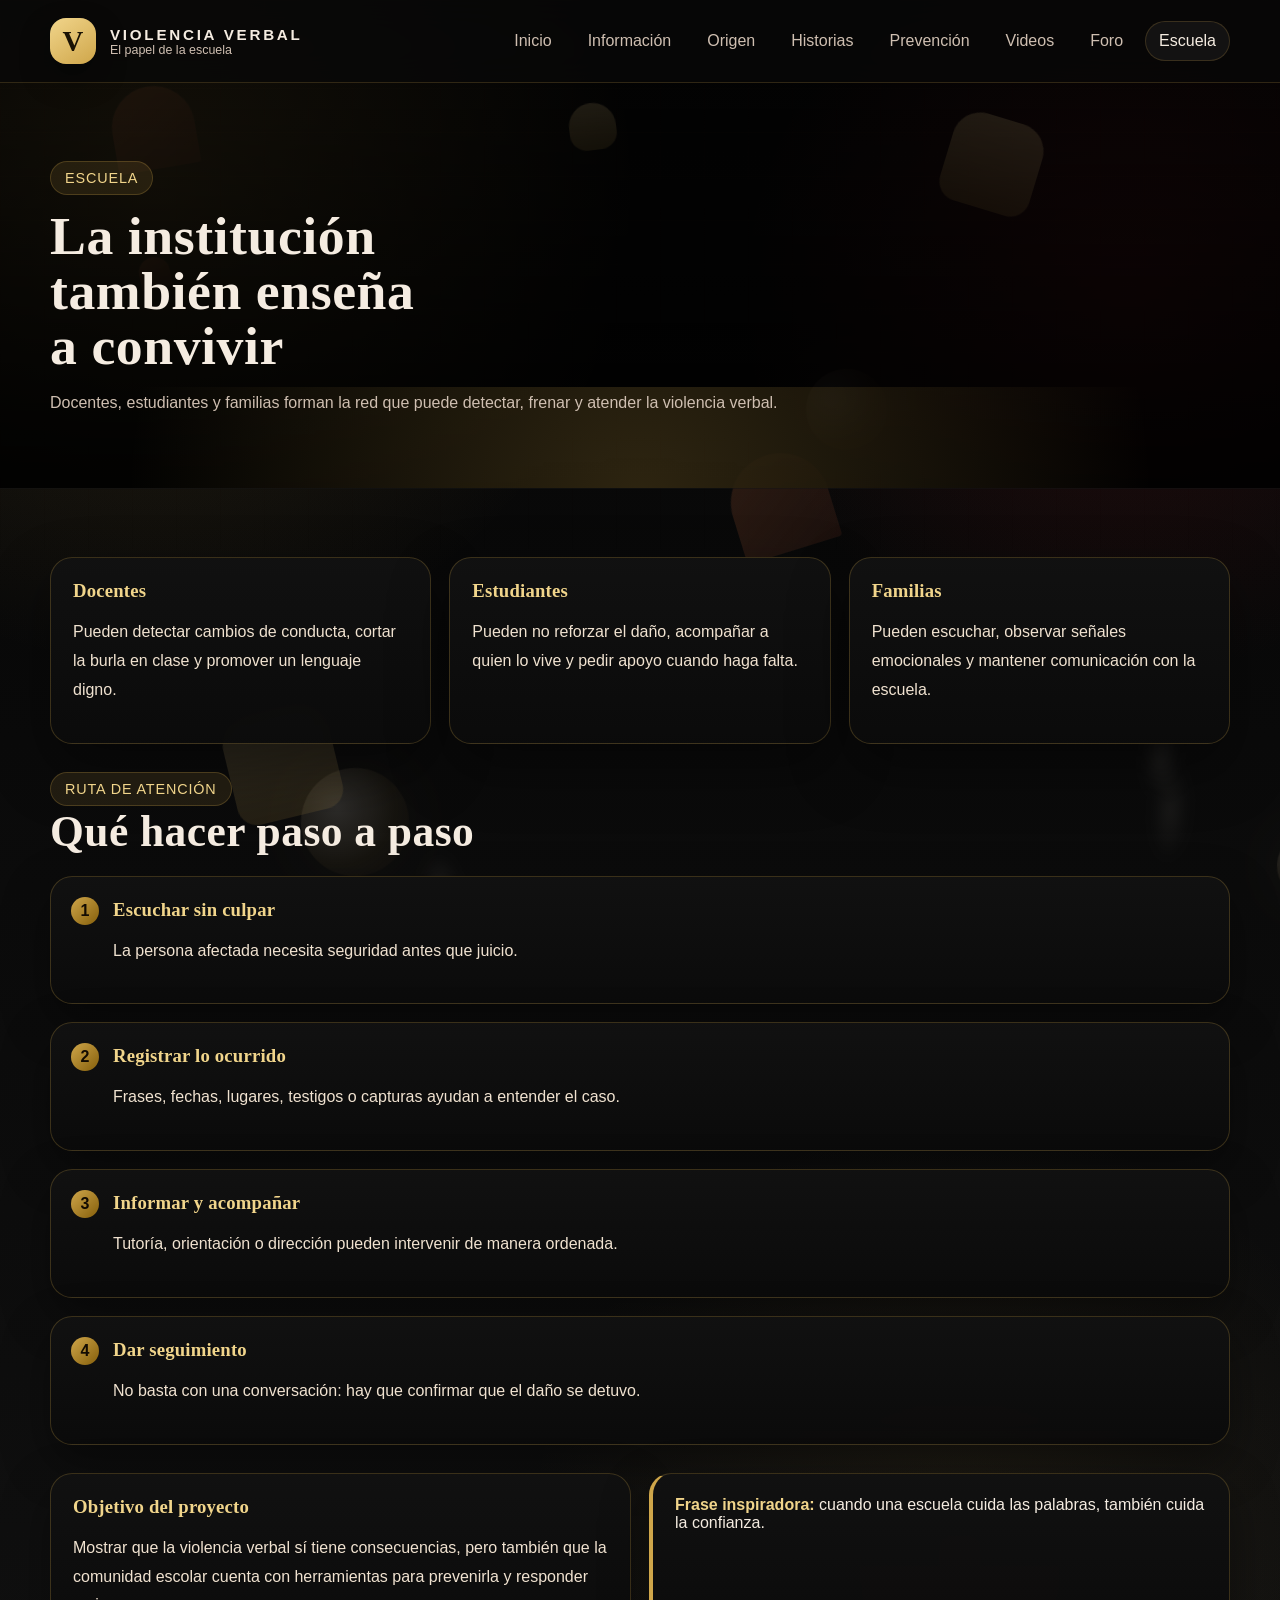
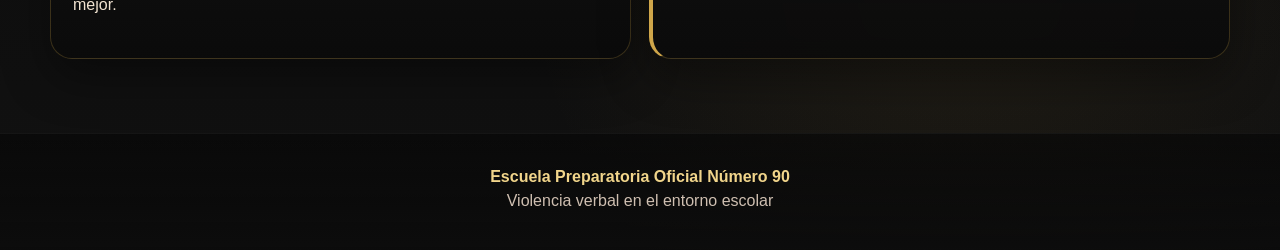
<file: escuela.html>
<!DOCTYPE html>
<html lang="es">
<head>
<meta charset="UTF-8">
<meta name="viewport" content="width=device-width, initial-scale=1.0">
<title>Escuela | Violencia verbal</title>
<link rel="stylesheet" href="estilos-dinamicos.css">
</head>
<body>
<header class="site-header">
  <div class="container header-inner">
    <a class="brand" href="index.html"><span class="brand-mark">V</span><span class="brand-text"><strong>Violencia verbal</strong><small>El papel de la escuela</small></span></a>
    <button class="nav-toggle" type="button" aria-expanded="false" aria-controls="primary-nav">Menú</button>
    <nav id="primary-nav" class="site-nav">
      <a href="index.html">Inicio</a>
      <a href="informacion.html">Información</a>
      <a href="origen.html">Origen</a>
      <a href="historias.html">Historias</a>
      <a href="prevencion.html">Prevención</a>
      <a href="videos.html">Videos</a>
      <a href="foro.html">Foro</a>
      <a class="active" href="escuela.html">Escuela</a>
    </nav>
  </div>
</header>

<section class="page-hero" style="--hero-image:url('https://images.unsplash.com/photo-1588072432836-e10032774350?auto=format&fit=crop&w=1800&q=80');">
  <div class="container">
    <span class="eyebrow">Escuela</span>
    <h1>La institución también enseña a convivir</h1>
    <p>Docentes, estudiantes y familias forman la red que puede detectar, frenar y atender la violencia verbal.</p>
  </div>
</section>

<main class="main">
  <section class="section">
    <div class="grid cards">
      <article class="card"><h3>Docentes</h3><p>Pueden detectar cambios de conducta, cortar la burla en clase y promover un lenguaje digno.</p></article>
      <article class="card"><h3>Estudiantes</h3><p>Pueden no reforzar el daño, acompañar a quien lo vive y pedir apoyo cuando haga falta.</p></article>
      <article class="card"><h3>Familias</h3><p>Pueden escuchar, observar señales emocionales y mantener comunicación con la escuela.</p></article>
    </div>
  </section>

  <section class="section">
    <div class="section-head">
      <div>
        <span class="pill">Ruta de atención</span>
        <h2>Qué hacer paso a paso</h2>
      </div>
    </div>
    <div class="timeline">
      <article class="timeline-item" data-step="1"><h3>Escuchar sin culpar</h3><p>La persona afectada necesita seguridad antes que juicio.</p></article>
      <article class="timeline-item" data-step="2"><h3>Registrar lo ocurrido</h3><p>Frases, fechas, lugares, testigos o capturas ayudan a entender el caso.</p></article>
      <article class="timeline-item" data-step="3"><h3>Informar y acompañar</h3><p>Tutoría, orientación o dirección pueden intervenir de manera ordenada.</p></article>
      <article class="timeline-item" data-step="4"><h3>Dar seguimiento</h3><p>No basta con una conversación: hay que confirmar que el daño se detuvo.</p></article>
    </div>
  </section>

  <section class="section">
    <div class="grid two">
      <article class="section-card">
        <h3>Objetivo del proyecto</h3>
        <p>
          Mostrar que la violencia verbal sí tiene consecuencias, pero también que la comunidad escolar cuenta con
          herramientas para prevenirla y responder mejor.
        </p>
      </article>
      <article class="quote">
        <strong>Frase inspiradora:</strong> cuando una escuela cuida las palabras, también cuida la confianza.
      </article>
    </div>
  </section>
</main>

<footer>
  <p><strong>Escuela Preparatoria Oficial Número 90</strong></p>
  <p>Violencia verbal en el entorno escolar</p>
</footer>
<script src="dinamismo.js"></script>
</body>
</html>
</file>
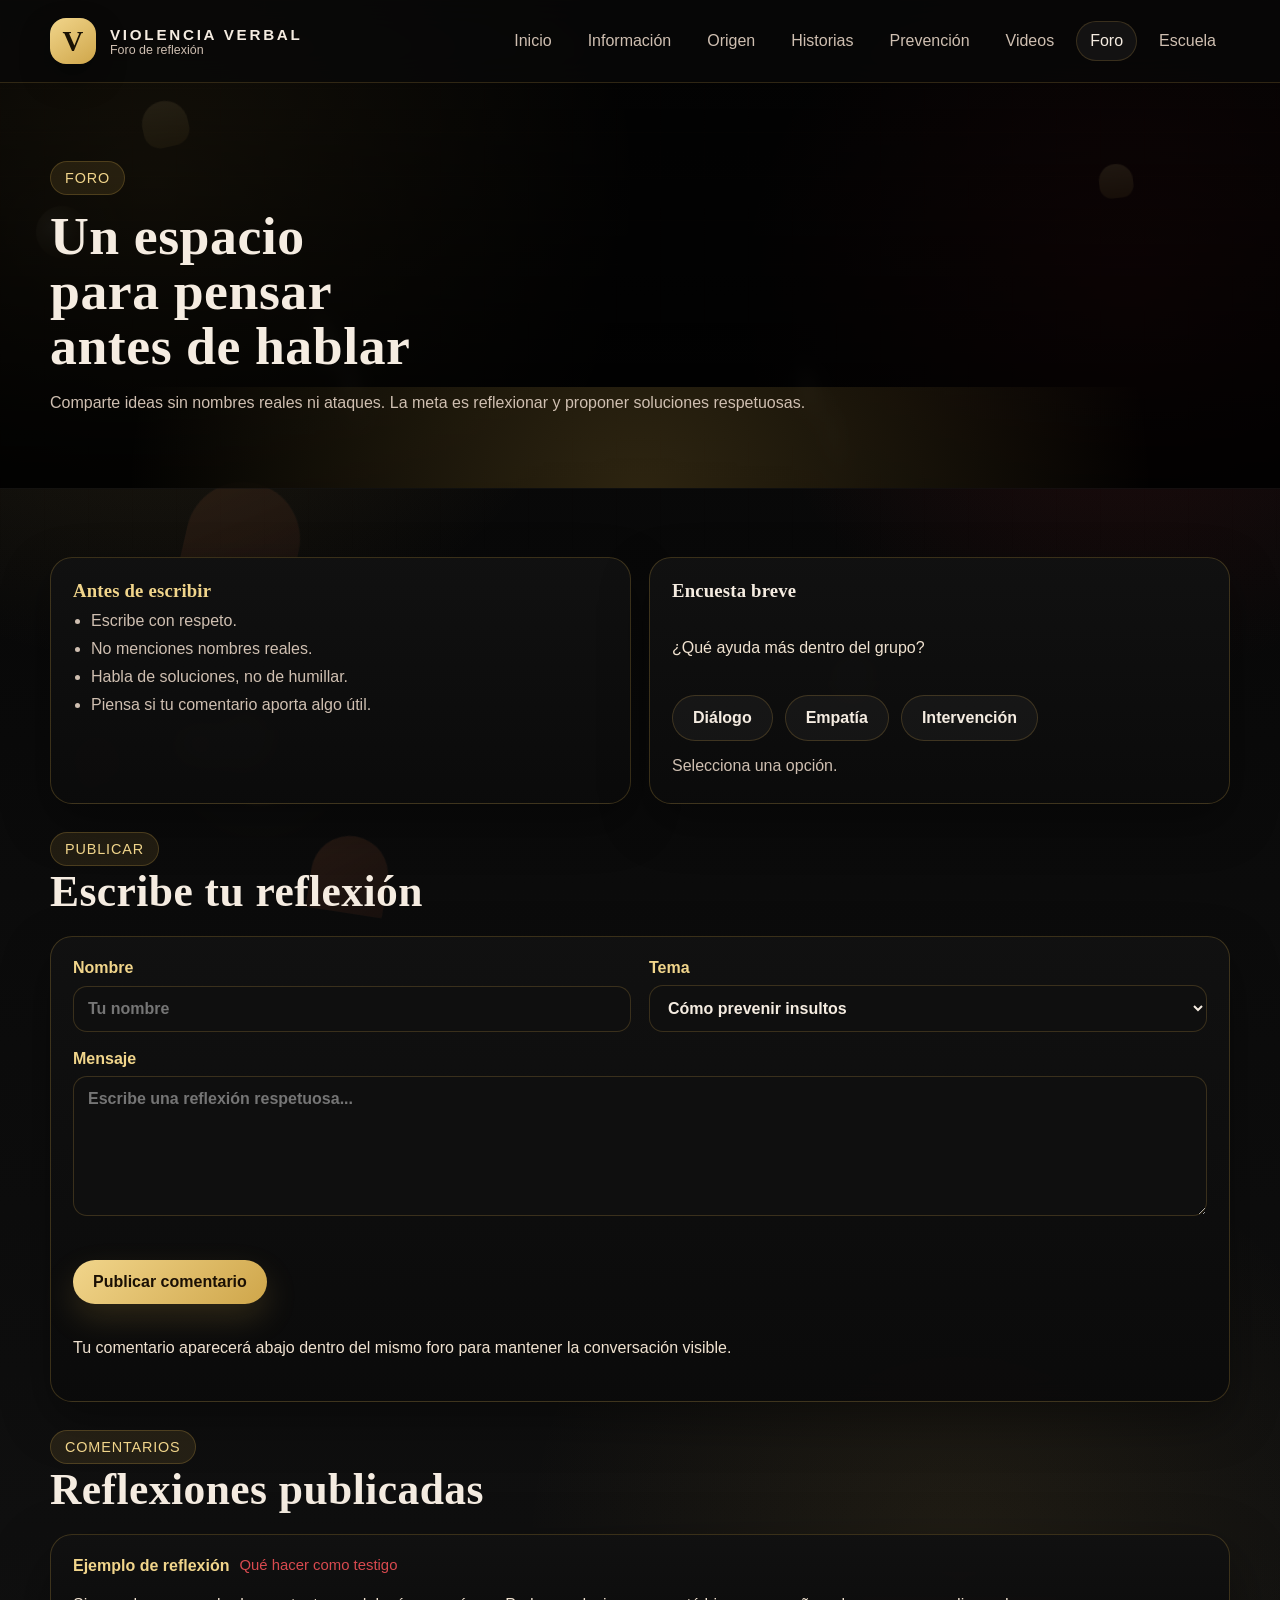
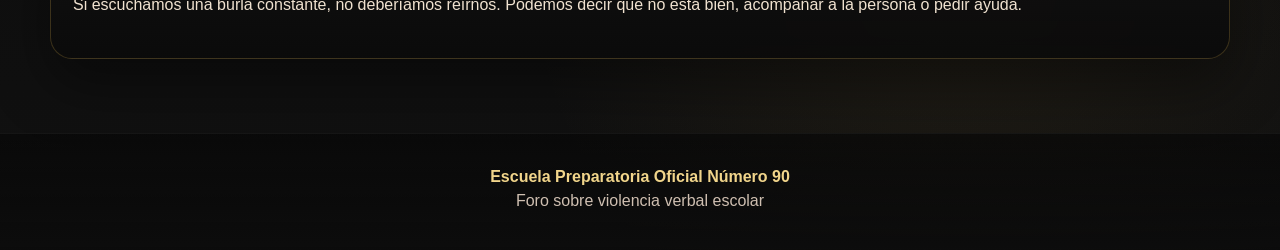
<file: foro.html>
<!DOCTYPE html>
<html lang="es">
<head>
<meta charset="UTF-8">
<meta name="viewport" content="width=device-width, initial-scale=1.0">
<title>Foro | Violencia verbal</title>
<link rel="stylesheet" href="estilos-dinamicos.css">
</head>
<body>
<header class="site-header">
  <div class="container header-inner">
    <a class="brand" href="index.html"><span class="brand-mark">V</span><span class="brand-text"><strong>Violencia verbal</strong><small>Foro de reflexión</small></span></a>
    <button class="nav-toggle" type="button" aria-expanded="false" aria-controls="primary-nav">Menú</button>
    <nav id="primary-nav" class="site-nav">
      <a href="index.html">Inicio</a>
      <a href="informacion.html">Información</a>
      <a href="origen.html">Origen</a>
      <a href="historias.html">Historias</a>
      <a href="prevencion.html">Prevención</a>
      <a href="videos.html">Videos</a>
      <a class="active" href="foro.html">Foro</a>
      <a href="escuela.html">Escuela</a>
    </nav>
  </div>
</header>

<section class="page-hero" style="--hero-image:url('https://images.unsplash.com/photo-1517486808906-6ca8b3f04846?auto=format&fit=crop&w=1800&q=80');">
  <div class="container">
    <span class="eyebrow">Foro</span>
    <h1>Un espacio para pensar antes de hablar</h1>
    <p>Comparte ideas sin nombres reales ni ataques. La meta es reflexionar y proponer soluciones respetuosas.</p>
  </div>
</section>

<main class="main">
  <section class="section">
    <div class="grid two">
      <article class="section-card">
        <h3>Antes de escribir</h3>
        <ul class="check-list">
          <li>Escribe con respeto.</li>
          <li>No menciones nombres reales.</li>
          <li>Habla de soluciones, no de humillar.</li>
          <li>Piensa si tu comentario aporta algo útil.</li>
        </ul>
      </article>
      <article class="survey" data-survey="encuesta-foro">
        <h3>Encuesta breve</h3>
        <p>¿Qué ayuda más dentro del grupo?</p>
        <div class="survey-options">
          <button type="button" class="survey-option" data-survey-option data-survey-message="Elegiste el diálogo" data-survey-extra="Hablar con respeto reduce tensión.">Diálogo</button>
          <button type="button" class="survey-option" data-survey-option data-survey-message="Elegiste la empatía" data-survey-extra="Ponerse en el lugar del otro cambia la actitud.">Empatía</button>
          <button type="button" class="survey-option" data-survey-option data-survey-message="Elegiste la intervención" data-survey-extra="Corregir a tiempo también protege.">Intervención</button>
        </div>
        <div class="survey-feedback" data-survey-feedback>Selecciona una opción.</div>
      </article>
    </div>
  </section>

  <section class="section">
    <div class="section-head">
      <div>
        <span class="pill">Publicar</span>
        <h2>Escribe tu reflexión</h2>
      </div>
    </div>
    <div class="form-card">
      <form class="grid" data-forum-form>
        <div class="grid two">
          <label>Nombre
            <input name="nombre" type="text" placeholder="Tu nombre">
          </label>
          <label>Tema
            <select name="tema">
              <option>Cómo prevenir insultos</option>
              <option>Qué hacer como testigo</option>
              <option>Cómo reparar un daño verbal</option>
              <option>Acuerdos para el grupo</option>
            </select>
          </label>
        </div>
        <label>Mensaje
          <textarea name="mensaje" rows="5" placeholder="Escribe una reflexión respetuosa..."></textarea>
        </label>
        <div class="button-row">
          <button class="btn btn-primary" type="submit">Publicar comentario</button>
        </div>
      </form>
      <p class="forum-note">Tu comentario aparecerá abajo dentro del mismo foro para mantener la conversación visible.</p>
    </div>
  </section>

  <section class="section">
    <div class="section-head">
      <div>
        <span class="pill">Comentarios</span>
        <h2>Reflexiones publicadas</h2>
      </div>
    </div>
    <div class="comments" data-forum-list>
      <article class="card comment">
        <div class="meta">
          <span class="name">Ejemplo de reflexión</span>
          <span class="topic">Qué hacer como testigo</span>
        </div>
        <p>Si escuchamos una burla constante, no deberíamos reírnos. Podemos decir que no está bien, acompañar a la persona o pedir ayuda.</p>
      </article>
    </div>
  </section>
</main>

<footer>
  <p><strong>Escuela Preparatoria Oficial Número 90</strong></p>
  <p>Foro sobre violencia verbal escolar</p>
</footer>
<script src="dinamismo.js"></script>
</body>
</html>
</file>
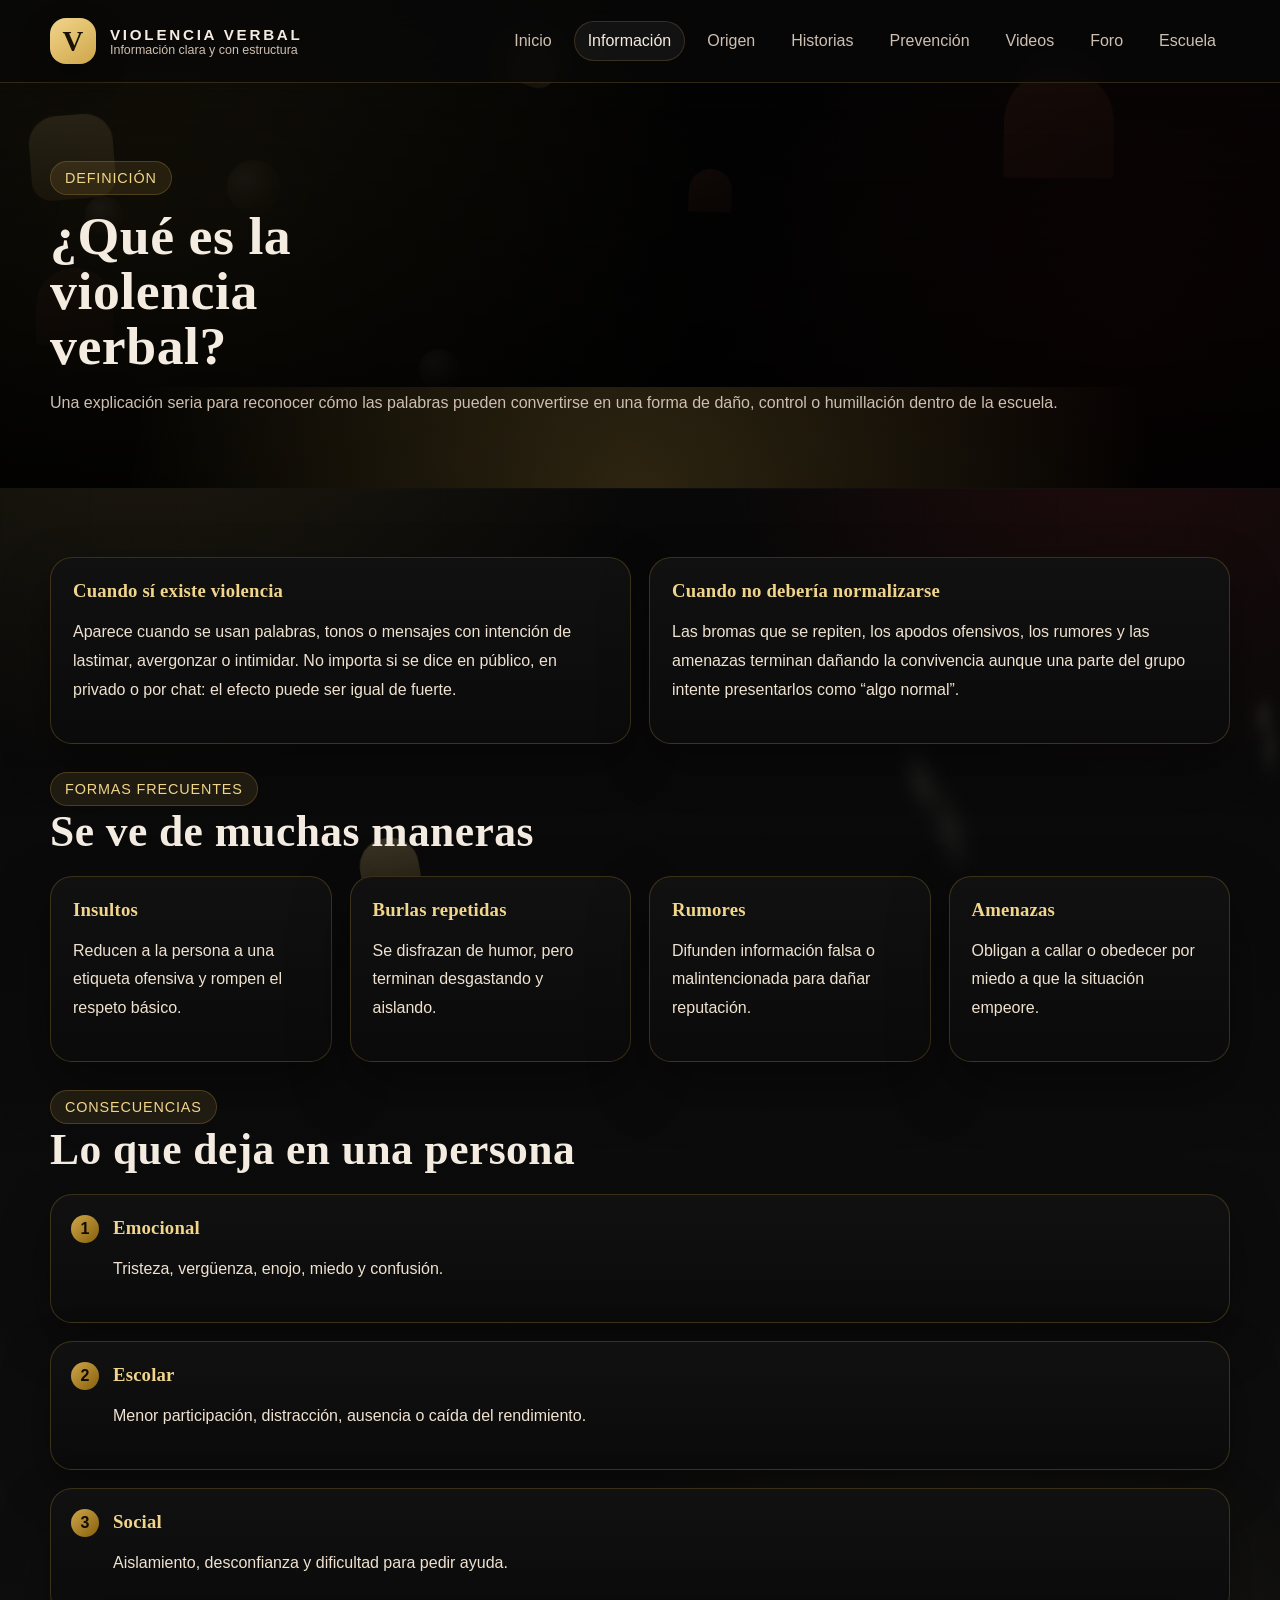
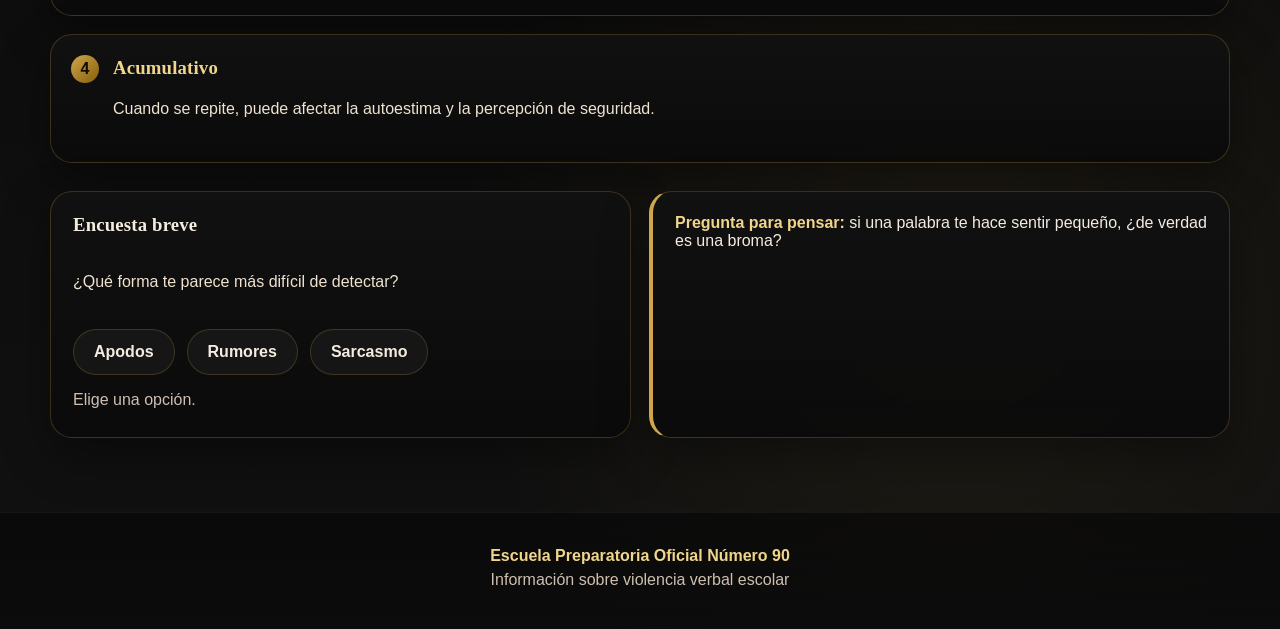
<file: informacion.html>
<!DOCTYPE html>
<html lang="es">
<head>
<meta charset="UTF-8">
<meta name="viewport" content="width=device-width, initial-scale=1.0">
<title>Información | Violencia verbal</title>
<link rel="stylesheet" href="estilos-dinamicos.css">
</head>
<body>
<header class="site-header">
  <div class="container header-inner">
    <a class="brand" href="index.html" aria-label="Ir al inicio">
      <span class="brand-mark">V</span>
      <span class="brand-text"><strong>Violencia verbal</strong><small>Información clara y con estructura</small></span>
    </a>
    <button class="nav-toggle" type="button" aria-expanded="false" aria-controls="primary-nav">Menú</button>
    <nav id="primary-nav" class="site-nav">
      <a href="index.html">Inicio</a>
      <a class="active" href="informacion.html">Información</a>
      <a href="origen.html">Origen</a>
      <a href="historias.html">Historias</a>
      <a href="prevencion.html">Prevención</a>
      <a href="videos.html">Videos</a>
      <a href="foro.html">Foro</a>
      <a href="escuela.html">Escuela</a>
    </nav>
  </div>
</header>

<section class="page-hero" style="--hero-image:url('https://images.unsplash.com/photo-1524178232363-1fb2b075b655?auto=format&fit=crop&w=1800&q=80');">
  <div class="container">
    <span class="eyebrow">Definición</span>
    <h1>¿Qué es la violencia verbal?</h1>
    <p>
      Una explicación seria para reconocer cómo las palabras pueden convertirse en una forma de daño,
      control o humillación dentro de la escuela.
    </p>
  </div>
</section>

<main class="main">
  <section class="section">
    <div class="grid two">
      <article class="section-card">
        <h3>Cuando sí existe violencia</h3>
        <p>
          Aparece cuando se usan palabras, tonos o mensajes con intención de lastimar, avergonzar o intimidar.
          No importa si se dice en público, en privado o por chat: el efecto puede ser igual de fuerte.
        </p>
      </article>
      <article class="section-card">
        <h3>Cuando no debería normalizarse</h3>
        <p>
          Las bromas que se repiten, los apodos ofensivos, los rumores y las amenazas terminan dañando la convivencia
          aunque una parte del grupo intente presentarlos como “algo normal”.
        </p>
      </article>
    </div>
  </section>

  <section class="section">
    <div class="section-head">
      <div>
        <span class="pill">Formas frecuentes</span>
        <h2>Se ve de muchas maneras</h2>
      </div>
    </div>
    <div class="grid cards">
      <article class="card"><h3>Insultos</h3><p>Reducen a la persona a una etiqueta ofensiva y rompen el respeto básico.</p></article>
      <article class="card"><h3>Burlas repetidas</h3><p>Se disfrazan de humor, pero terminan desgastando y aislando.</p></article>
      <article class="card"><h3>Rumores</h3><p>Difunden información falsa o malintencionada para dañar reputación.</p></article>
      <article class="card"><h3>Amenazas</h3><p>Obligan a callar o obedecer por miedo a que la situación empeore.</p></article>
    </div>
  </section>

  <section class="section">
    <div class="section-head">
      <div>
        <span class="pill">Consecuencias</span>
        <h2>Lo que deja en una persona</h2>
      </div>
    </div>
    <div class="timeline">
      <article class="timeline-item" data-step="1"><h3>Emocional</h3><p>Tristeza, vergüenza, enojo, miedo y confusión.</p></article>
      <article class="timeline-item" data-step="2"><h3>Escolar</h3><p>Menor participación, distracción, ausencia o caída del rendimiento.</p></article>
      <article class="timeline-item" data-step="3"><h3>Social</h3><p>Aislamiento, desconfianza y dificultad para pedir ayuda.</p></article>
      <article class="timeline-item" data-step="4"><h3>Acumulativo</h3><p>Cuando se repite, puede afectar la autoestima y la percepción de seguridad.</p></article>
    </div>
  </section>

  <section class="section">
    <div class="grid two">
      <article class="survey" data-survey="encuesta-info">
        <h3>Encuesta breve</h3>
        <p>¿Qué forma te parece más difícil de detectar?</p>
        <div class="survey-options">
          <button type="button" class="survey-option" data-survey-option data-survey-message="Elegiste los apodos" data-survey-extra="Lo repetido puede parecer normal aunque no lo sea.">Apodos</button>
          <button type="button" class="survey-option" data-survey-option data-survey-message="Elegiste los rumores" data-survey-extra="El daño indirecto también afecta.">Rumores</button>
          <button type="button" class="survey-option" data-survey-option data-survey-message="Elegiste el sarcasmo" data-survey-extra="No siempre se nota a primera vista.">Sarcasmo</button>
        </div>
        <div class="survey-feedback" data-survey-feedback>Elige una opción.</div>
      </article>
      <article class="quote">
        <strong>Pregunta para pensar:</strong> si una palabra te hace sentir pequeño, ¿de verdad es una broma?
      </article>
    </div>
  </section>
</main>

<footer>
  <p><strong>Escuela Preparatoria Oficial Número 90</strong></p>
  <p>Información sobre violencia verbal escolar</p>
</footer>

<script src="dinamismo.js"></script>
</body>
</html>
</file>
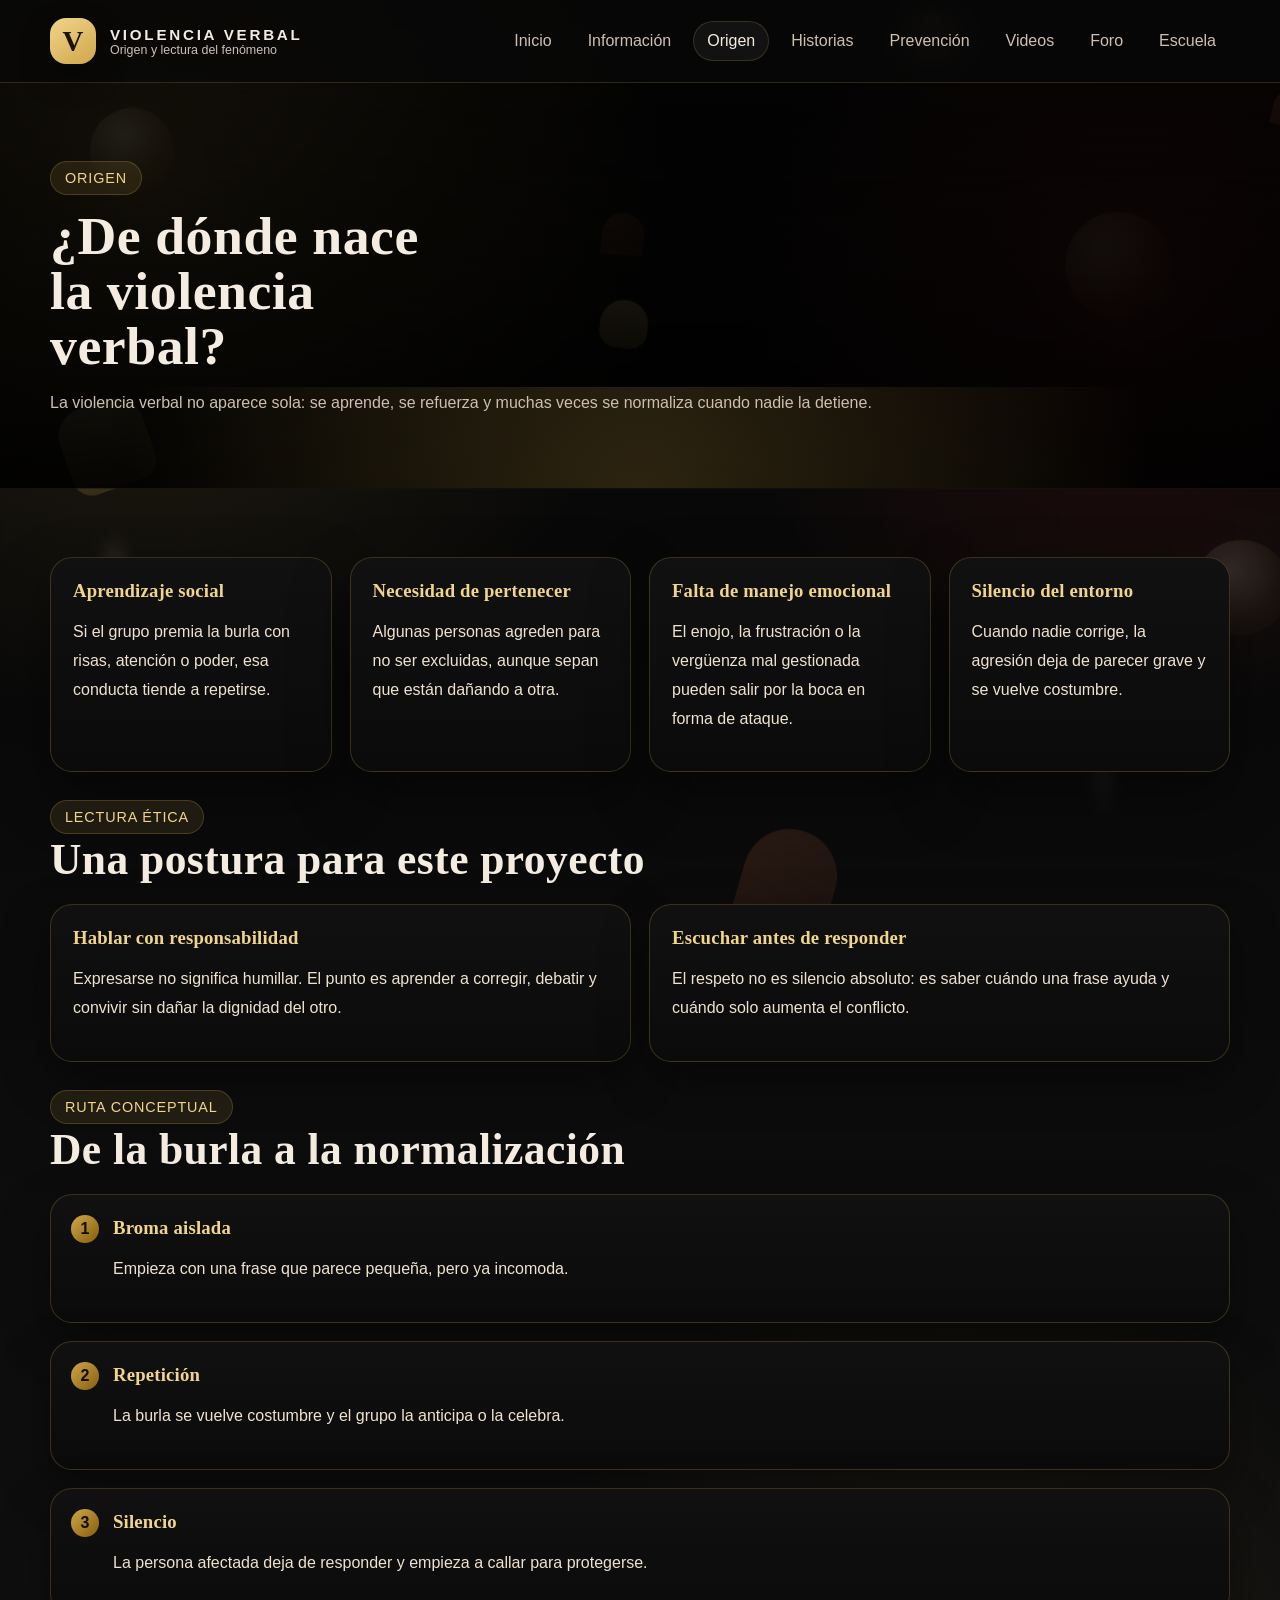
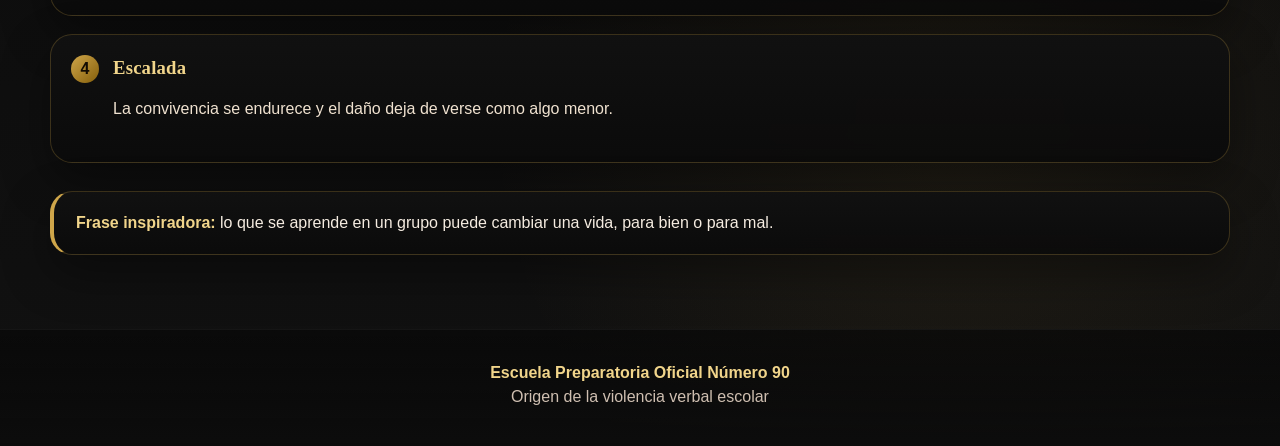
<file: origen.html>
<!DOCTYPE html>
<html lang="es">
<head>
<meta charset="UTF-8">
<meta name="viewport" content="width=device-width, initial-scale=1.0">
<title>Origen | Violencia verbal</title>
<link rel="stylesheet" href="estilos-dinamicos.css">
</head>
<body>
<header class="site-header">
  <div class="container header-inner">
    <a class="brand" href="index.html"><span class="brand-mark">V</span><span class="brand-text"><strong>Violencia verbal</strong><small>Origen y lectura del fenómeno</small></span></a>
    <button class="nav-toggle" type="button" aria-expanded="false" aria-controls="primary-nav">Menú</button>
    <nav id="primary-nav" class="site-nav">
      <a href="index.html">Inicio</a>
      <a href="informacion.html">Información</a>
      <a class="active" href="origen.html">Origen</a>
      <a href="historias.html">Historias</a>
      <a href="prevencion.html">Prevención</a>
      <a href="videos.html">Videos</a>
      <a href="foro.html">Foro</a>
      <a href="escuela.html">Escuela</a>
    </nav>
  </div>
</header>

<section class="page-hero" style="--hero-image:url('https://images.unsplash.com/photo-1516321318423-f06f85e504b3?auto=format&fit=crop&w=1800&q=80');">
  <div class="container">
    <span class="eyebrow">Origen</span>
    <h1>¿De dónde nace la violencia verbal?</h1>
    <p>La violencia verbal no aparece sola: se aprende, se refuerza y muchas veces se normaliza cuando nadie la detiene.</p>
  </div>
</section>

<main class="main">
  <section class="section">
    <div class="grid cards">
      <article class="card"><h3>Aprendizaje social</h3><p>Si el grupo premia la burla con risas, atención o poder, esa conducta tiende a repetirse.</p></article>
      <article class="card"><h3>Necesidad de pertenecer</h3><p>Algunas personas agreden para no ser excluidas, aunque sepan que están dañando a otra.</p></article>
      <article class="card"><h3>Falta de manejo emocional</h3><p>El enojo, la frustración o la vergüenza mal gestionada pueden salir por la boca en forma de ataque.</p></article>
      <article class="card"><h3>Silencio del entorno</h3><p>Cuando nadie corrige, la agresión deja de parecer grave y se vuelve costumbre.</p></article>
    </div>
  </section>

  <section class="section">
    <div class="section-head">
      <div>
        <span class="pill">Lectura ética</span>
        <h2>Una postura para este proyecto</h2>
      </div>
    </div>
    <div class="grid two">
      <article class="section-card">
        <h3>Hablar con responsabilidad</h3>
        <p>Expresarse no significa humillar. El punto es aprender a corregir, debatir y convivir sin dañar la dignidad del otro.</p>
      </article>
      <article class="section-card">
        <h3>Escuchar antes de responder</h3>
        <p>El respeto no es silencio absoluto: es saber cuándo una frase ayuda y cuándo solo aumenta el conflicto.</p>
      </article>
    </div>
  </section>

  <section class="section">
    <div class="section-head">
      <div>
        <span class="pill">Ruta conceptual</span>
        <h2>De la burla a la normalización</h2>
      </div>
    </div>
    <div class="timeline">
      <article class="timeline-item" data-step="1"><h3>Broma aislada</h3><p>Empieza con una frase que parece pequeña, pero ya incomoda.</p></article>
      <article class="timeline-item" data-step="2"><h3>Repetición</h3><p>La burla se vuelve costumbre y el grupo la anticipa o la celebra.</p></article>
      <article class="timeline-item" data-step="3"><h3>Silencio</h3><p>La persona afectada deja de responder y empieza a callar para protegerse.</p></article>
      <article class="timeline-item" data-step="4"><h3>Escalada</h3><p>La convivencia se endurece y el daño deja de verse como algo menor.</p></article>
    </div>
  </section>

  <section class="section">
    <article class="quote">
      <strong>Frase inspiradora:</strong> lo que se aprende en un grupo puede cambiar una vida, para bien o para mal.
    </article>
  </section>
</main>

<footer>
  <p><strong>Escuela Preparatoria Oficial Número 90</strong></p>
  <p>Origen de la violencia verbal escolar</p>
</footer>
<script src="dinamismo.js"></script>
</body>
</html>
</file>
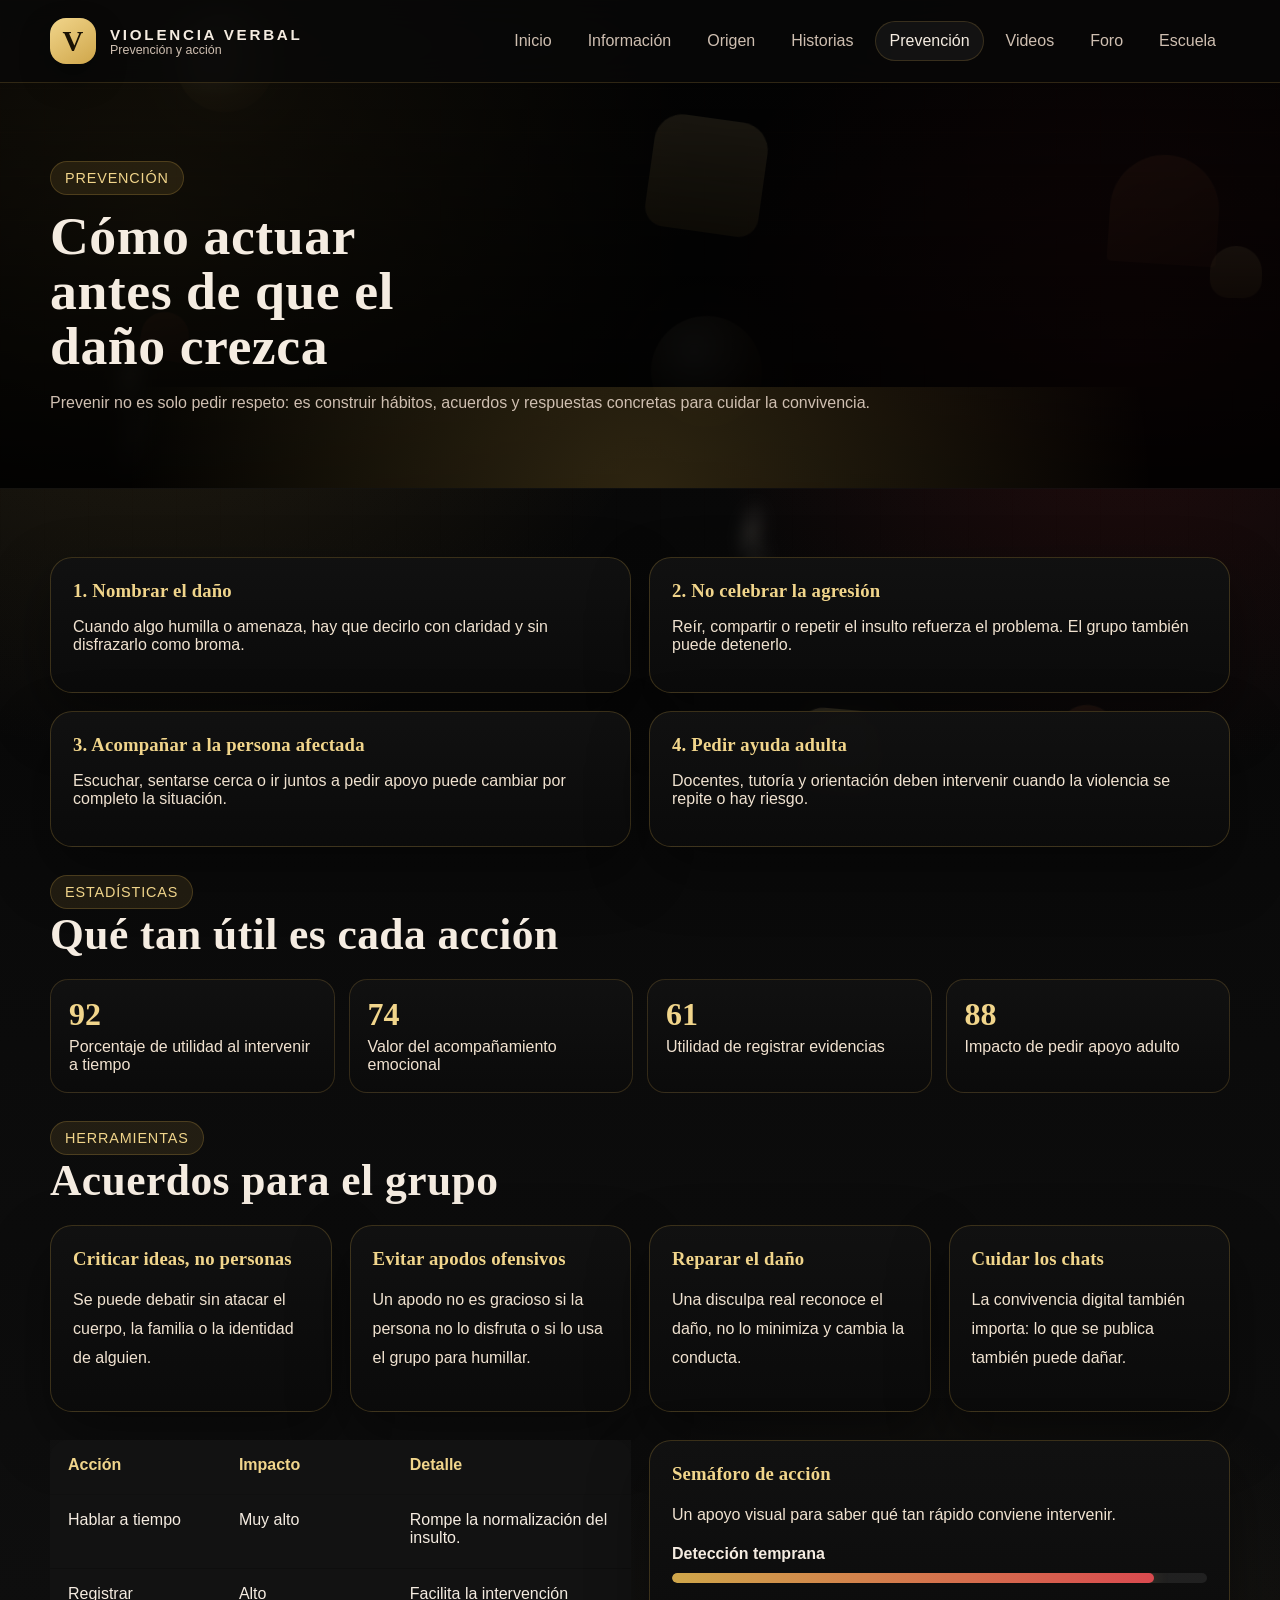
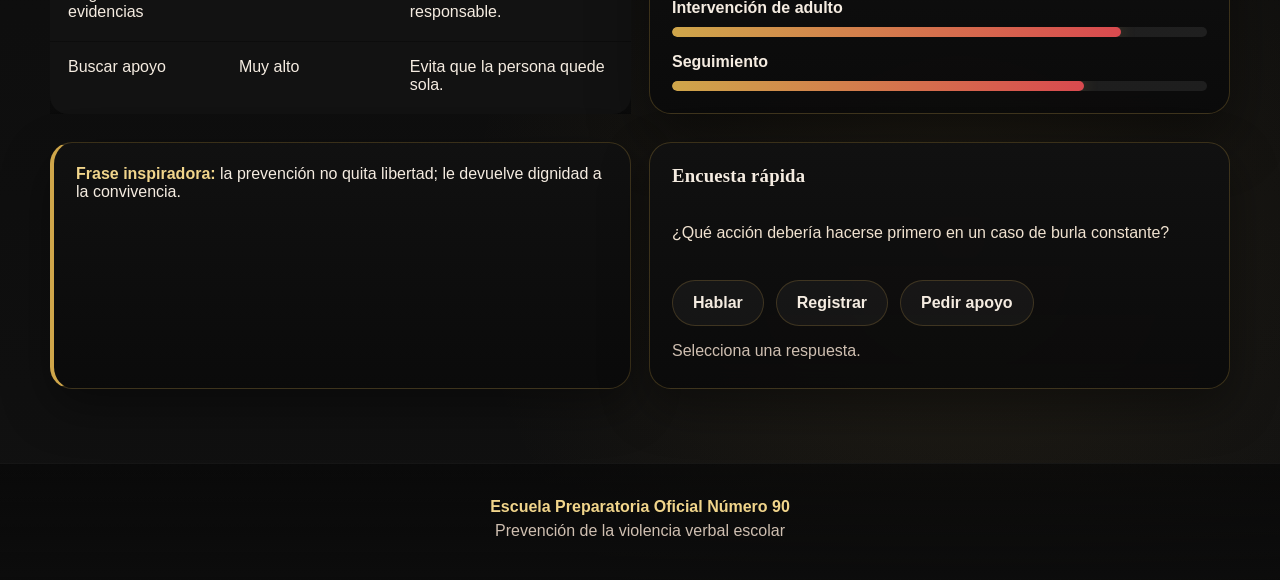
<file: prevencion.html>
<!DOCTYPE html>
<html lang="es">
<head>
<meta charset="UTF-8">
<meta name="viewport" content="width=device-width, initial-scale=1.0">
<title>Prevención | Violencia verbal</title>
<link rel="stylesheet" href="estilos-dinamicos.css">
</head>
<body>
<header class="site-header">
  <div class="container header-inner">
    <a class="brand" href="index.html"><span class="brand-mark">V</span><span class="brand-text"><strong>Violencia verbal</strong><small>Prevención y acción</small></span></a>
    <button class="nav-toggle" type="button" aria-expanded="false" aria-controls="primary-nav">Menú</button>
    <nav id="primary-nav" class="site-nav">
      <a href="index.html">Inicio</a>
      <a href="informacion.html">Información</a>
      <a href="origen.html">Origen</a>
      <a href="historias.html">Historias</a>
      <a class="active" href="prevencion.html">Prevención</a>
      <a href="videos.html">Videos</a>
      <a href="foro.html">Foro</a>
      <a href="escuela.html">Escuela</a>
    </nav>
  </div>
</header>

<section class="page-hero" style="--hero-image:url('https://images.unsplash.com/photo-1503676260728-1c00da094a0b?auto=format&fit=crop&w=1800&q=80');">
  <div class="container">
    <span class="eyebrow">Prevención</span>
    <h1>Cómo actuar antes de que el daño crezca</h1>
    <p>Prevenir no es solo pedir respeto: es construir hábitos, acuerdos y respuestas concretas para cuidar la convivencia.</p>
  </div>
</section>

<main class="main">
  <section class="section">
    <div class="grid two">
      <article class="step">
        <h3>1. Nombrar el daño</h3>
        <p>Cuando algo humilla o amenaza, hay que decirlo con claridad y sin disfrazarlo como broma.</p>
      </article>
      <article class="step">
        <h3>2. No celebrar la agresión</h3>
        <p>Reír, compartir o repetir el insulto refuerza el problema. El grupo también puede detenerlo.</p>
      </article>
      <article class="step">
        <h3>3. Acompañar a la persona afectada</h3>
        <p>Escuchar, sentarse cerca o ir juntos a pedir apoyo puede cambiar por completo la situación.</p>
      </article>
      <article class="step">
        <h3>4. Pedir ayuda adulta</h3>
        <p>Docentes, tutoría y orientación deben intervenir cuando la violencia se repite o hay riesgo.</p>
      </article>
    </div>
  </section>

  <section class="section">
    <div class="section-head">
      <div>
        <span class="pill">Estadísticas</span>
        <h2>Qué tan útil es cada acción</h2>
      </div>
    </div>
    <div class="counter-grid">
      <article class="counter"><strong data-counter="92">0</strong><span>Porcentaje de utilidad al intervenir a tiempo</span></article>
      <article class="counter"><strong data-counter="74">0</strong><span>Valor del acompañamiento emocional</span></article>
      <article class="counter"><strong data-counter="61">0</strong><span>Utilidad de registrar evidencias</span></article>
      <article class="counter"><strong data-counter="88">0</strong><span>Impacto de pedir apoyo adulto</span></article>
    </div>
  </section>

  <section class="section">
    <div class="section-head">
      <div>
        <span class="pill">Herramientas</span>
        <h2>Acuerdos para el grupo</h2>
      </div>
    </div>
    <div class="grid cards">
      <article class="card"><h3>Criticar ideas, no personas</h3><p>Se puede debatir sin atacar el cuerpo, la familia o la identidad de alguien.</p></article>
      <article class="card"><h3>Evitar apodos ofensivos</h3><p>Un apodo no es gracioso si la persona no lo disfruta o si lo usa el grupo para humillar.</p></article>
      <article class="card"><h3>Reparar el daño</h3><p>Una disculpa real reconoce el daño, no lo minimiza y cambia la conducta.</p></article>
      <article class="card"><h3>Cuidar los chats</h3><p>La convivencia digital también importa: lo que se publica también puede dañar.</p></article>
    </div>
  </section>

  <section class="section">
    <div class="grid two">
      <article class="table-card">
        <div class="stat-table">
          <div class="row">
            <div class="cell"><strong>Acción</strong></div>
            <div class="cell"><strong>Impacto</strong></div>
            <div class="cell"><strong>Detalle</strong></div>
          </div>
          <div class="row">
            <div class="cell">Hablar a tiempo</div>
            <div class="cell">Muy alto</div>
            <div class="cell">Rompe la normalización del insulto.</div>
          </div>
          <div class="row">
            <div class="cell">Registrar evidencias</div>
            <div class="cell">Alto</div>
            <div class="cell">Facilita la intervención responsable.</div>
          </div>
          <div class="row">
            <div class="cell">Buscar apoyo</div>
            <div class="cell">Muy alto</div>
            <div class="cell">Evita que la persona quede sola.</div>
          </div>
        </div>
      </article>
      <article class="card">
        <h3>Semáforo de acción</h3>
        <p>Un apoyo visual para saber qué tan rápido conviene intervenir.</p>
        <div style="margin-top:16px">
          <strong>Detección temprana</strong>
          <div class="bar-track"><div class="bar-fill" data-bar="90%"></div></div>
        </div>
        <div style="margin-top:16px">
          <strong>Intervención de adulto</strong>
          <div class="bar-track"><div class="bar-fill" data-bar="84%"></div></div>
        </div>
        <div style="margin-top:16px">
          <strong>Seguimiento</strong>
          <div class="bar-track"><div class="bar-fill" data-bar="77%"></div></div>
        </div>
      </article>
    </div>
  </section>

  <section class="section">
    <div class="grid two">
      <article class="quote">
        <strong>Frase inspiradora:</strong> la prevención no quita libertad; le devuelve dignidad a la convivencia.
      </article>
      <article class="survey" data-survey="encuesta-prevencion">
        <h3>Encuesta rápida</h3>
        <p>¿Qué acción debería hacerse primero en un caso de burla constante?</p>
        <div class="survey-options">
          <button type="button" class="survey-option" data-survey-option data-survey-message="Elegiste hablar con el grupo" data-survey-extra="Nombrar el problema ayuda a cortarlo.">Hablar</button>
          <button type="button" class="survey-option" data-survey-option data-survey-message="Elegiste registrar evidencias" data-survey-extra="Las capturas y fechas ayudan a actuar mejor.">Registrar</button>
          <button type="button" class="survey-option" data-survey-option data-survey-message="Elegiste pedir apoyo" data-survey-extra="Pedir ayuda a tiempo evita que escale.">Pedir apoyo</button>
        </div>
        <div class="survey-feedback" data-survey-feedback>Selecciona una respuesta.</div>
      </article>
    </div>
  </section>
</main>

<footer>
  <p><strong>Escuela Preparatoria Oficial Número 90</strong></p>
  <p>Prevención de la violencia verbal escolar</p>
</footer>
<script src="dinamismo.js"></script>
</body>
</html>
</file>
<file: estilos-dinamicos.css>
:root{
  --bg:#070707;
  --bg-soft:#101010;
  --panel:#151515;
  --panel-2:#1c1c1c;
  --text:#f5ece1;
  --muted:#cfbfb1;
  --gold:#cfa64a;
  --gold-soft:#f1d58b;
  --red:#9d1f24;
  --red-soft:#d94a4f;
  --line:rgba(207,166,74,.20);
  --shadow:0 24px 60px rgba(0,0,0,.42);
  --radius:22px;
  --container:1180px;
}

*,
*::before,
*::after{box-sizing:border-box}

html{scroll-behavior:smooth;scroll-padding-top:92px}

body{
  margin:0;
  color:var(--text);
  font-family:"Segoe UI",Tahoma,Arial,sans-serif;
  background:
    radial-gradient(circle at 12% 10%, rgba(207,166,74,.16), transparent 24%),
    radial-gradient(circle at 88% 16%, rgba(157,31,36,.18), transparent 20%),
    radial-gradient(circle at 75% 84%, rgba(207,166,74,.09), transparent 24%),
    linear-gradient(180deg,#050505 0%,#0b0b0b 48%,#111111 100%);
  overflow-x:hidden;
}

body::before{
  content:"";
  position:fixed;
  inset:0;
  pointer-events:none;
  background-image:
    linear-gradient(rgba(207,166,74,.045) 1px, transparent 1px),
    linear-gradient(90deg, rgba(157,31,36,.035) 1px, transparent 1px);
  background-size:44px 44px;
  mask-image:linear-gradient(to bottom, rgba(0,0,0,.55), transparent 68%);
  z-index:-1;
}

a{color:inherit;text-decoration:none}

img,video,iframe{display:block;max-width:100%}

.container{
  width:min(calc(100% - 32px), var(--container));
  margin:0 auto;
}

.site-header{
  position:sticky;
  top:0;
  z-index:50;
  background:rgba(7,7,7,.88);
  backdrop-filter:blur(16px);
  border-bottom:1px solid var(--line);
}

.header-inner{
  min-height:82px;
  display:flex;
  align-items:center;
  justify-content:space-between;
  gap:16px;
}

.brand{
  display:flex;
  align-items:center;
  gap:14px;
}

.brand-mark{
  width:46px;height:46px;
  display:grid;place-items:center;
  border-radius:16px;
  background:linear-gradient(145deg,var(--gold-soft),var(--gold));
  color:#1a1204;
  font-family:"Georgia","Times New Roman",serif;
  font-size:1.8rem;
  font-weight:700;
  box-shadow:0 14px 30px rgba(0,0,0,.35);
}

.brand-text{
  display:grid;
}

.brand-text strong{
  letter-spacing:.18em;
  text-transform:uppercase;
  font-size:.95rem;
}

.brand-text small{
  color:var(--muted);
  font-size:.78rem;
}

.nav-toggle{
  display:none;
  border:1px solid var(--line);
  background:rgba(255,255,255,.04);
  color:var(--text);
  border-radius:999px;
  padding:10px 16px;
}

.site-nav{
  display:flex;
  align-items:center;
  flex-wrap:wrap;
  gap:8px;
}

.site-nav a{
  color:var(--muted);
  padding:10px 13px;
  border-radius:999px;
  border:1px solid transparent;
  transition:transform .2s ease, background .2s ease, color .2s ease, border-color .2s ease;
}

.site-nav a:hover,
.site-nav a.active{
  color:var(--text);
  background:rgba(255,255,255,.05);
  border-color:var(--line);
}

.hero,
.page-hero{
  position:relative;
  overflow:hidden;
  border-bottom:1px solid rgba(255,255,255,.04);
  background:
    linear-gradient(180deg, rgba(0,0,0,.48), rgba(0,0,0,.88)),
    var(--hero-image) center/cover no-repeat;
}

.hero{
  min-height:88vh;
  display:grid;
  align-items:end;
  padding:88px 0 54px;
}

.page-hero{
  padding:78px 0 54px;
}

.hero::before,
.page-hero::before{
  content:"";
  position:absolute;
  inset:auto -12% -30% -12%;
  height:55%;
  background:radial-gradient(circle, rgba(207,166,74,.22), transparent 64%);
  animation:glow 9s ease-in-out infinite alternate;
}

.hero-inner,
.hero-grid,
.page-hero .container,
.section,
footer{position:relative;z-index:1}

.hero-grid{
  display:grid;
  grid-template-columns:minmax(0,1.1fr) minmax(320px,.9fr);
  gap:28px;
  align-items:end;
}

.eyebrow,
.pill{
  display:inline-flex;
  align-items:center;
  gap:8px;
  width:max-content;
  padding:8px 14px;
  border-radius:999px;
  background:rgba(207,166,74,.12);
  border:1px solid rgba(207,166,74,.24);
  color:var(--gold-soft);
  font-size:.9rem;
  letter-spacing:.06em;
  text-transform:uppercase;
}

h1,h2,h3{
  margin:0;
  font-family:"Georgia","Times New Roman",serif;
  letter-spacing:.01em;
}

.hero h1{
  margin:14px 0 16px;
  font-size:clamp(2.8rem,5.8vw,5.2rem);
  line-height:1.02;
  max-width:12ch;
}

.page-hero h1{
  margin-top:14px;
  font-size:clamp(2.3rem,4.2vw,4.2rem);
  line-height:1.02;
  max-width:14ch;
}

.hero p,
.page-hero p,
.section-lead,
.section-card p,
.card p,
.quote p,
.survey p,
.timeline-item p,
.video-card p,
.gallery-item p,
.forum-note,
.footer-copy{
  color:var(--muted);
  line-height:1.8;
}

.hero p{
  max-width:68ch;
  font-size:1.06rem;
}

.hero-actions,
.button-row{
  display:flex;
  flex-wrap:wrap;
  gap:12px;
  margin:26px 0 0;
}

.btn,
button{
  appearance:none;
  border:0;
  border-radius:999px;
  padding:13px 20px;
  font:inherit;
  font-weight:800;
  cursor:pointer;
  transition:transform .22s ease, box-shadow .22s ease, background .22s ease, color .22s ease;
}

.btn:hover,
button:hover{transform:translateY(-2px)}

.btn-primary{
  background:linear-gradient(135deg,var(--gold-soft),var(--gold));
  color:#1b1004;
  box-shadow:0 14px 32px rgba(207,166,74,.18);
}

.btn-secondary{
  background:rgba(255,255,255,.04);
  color:var(--text);
  border:1px solid rgba(255,255,255,.10);
}

.hero-panel,
.section-card,
.card,
.survey,
.quote,
.timeline-item,
.video-card,
.gallery-item,
.form-card,
.info-table,
.metric,
.step,
.action{
  background:linear-gradient(180deg, rgba(255,255,255,.03), rgba(255,255,255,.015));
  border:1px solid var(--line);
  border-radius:var(--radius);
  box-shadow:var(--shadow);
  backdrop-filter:blur(10px);
}

.card,
.section-card,
.survey,
.quote,
.timeline-item,
.video-card,
.gallery-item,
.form-card,
.info-table,
.step,
.action,
.metric,
.counter,
.table-card,
.stat-table{
  background:linear-gradient(180deg, rgba(17,17,17,.98), rgba(11,11,11,.96)) !important;
  color:var(--text) !important;
}

.hero-panel{
  padding:24px;
  background:linear-gradient(180deg, rgba(24,10,10,.96), rgba(12,12,12,.96)) !important;
  border-color:rgba(207,166,74,.28);
}

.hero-panel h3{
  margin-bottom:10px;
  color:var(--gold-soft);
  text-transform:uppercase;
  letter-spacing:.08em;
  font-size:1rem;
}

.hero-panel ul,
.check-list,
.steps-list,
.question-list{
  margin:0;
  padding-left:18px;
}

.hero-panel li,
.check-list li,
.steps-list li,
.question-list li{
  margin-bottom:10px;
  color:var(--muted);
}

.main{
  width:min(calc(100% - 32px), var(--container));
  margin:0 auto;
  padding:40px 0 74px;
}

.section{
  margin-top:28px;
}

.section-head{
  display:flex;
  flex-wrap:wrap;
  justify-content:space-between;
  gap:14px;
  align-items:end;
  margin-bottom:20px;
}

.section h2{
  font-size:clamp(1.8rem,3.4vw,2.8rem);
}

.section-lead{
  max-width:760px;
  margin:10px 0 0;
}

.grid{
  display:grid;
  gap:18px;
}

.grid.cards{
  grid-template-columns:repeat(auto-fit,minmax(230px,1fr));
}

.grid.two{
  grid-template-columns:repeat(2,minmax(0,1fr));
}

.grid.three{
  grid-template-columns:repeat(auto-fit,minmax(280px,1fr));
}

.metric-row{
  display:grid;
  grid-template-columns:repeat(auto-fit,minmax(160px,1fr));
  gap:14px;
}

.metric{
  padding:18px;
}

.metric strong{
  display:block;
  font-size:1.8rem;
  line-height:1.1;
  color:var(--gold-soft);
}

.metric span{
  color:var(--muted);
  font-size:.95rem;
}

.card,
.section-card,
.timeline-item,
.gallery-item,
.video-card,
.survey,
.quote,
.form-card,
.info-table,
.step,
.action{
  padding:22px;
  color:var(--text);
  background:linear-gradient(180deg, rgba(21,21,21,.98), rgba(13,13,13,.94));
  border:1px solid rgba(207,166,74,.24);
}

.card h3,
.section-card h3,
.timeline-item h3,
.video-card h3,
.gallery-item h3,
.step h3,
.action h3,
.form-card h3{
  margin:0 0 10px;
  color:var(--gold-soft);
}

.card p,
.section-card p,
.timeline-item p,
.gallery-item p,
.video-card p,
.survey p,
.quote p,
.form-card p,
.action p,
.step p,
.info-table p{
  color:#f0e2d0;
}

.section-card,
.timeline-item,
.survey,
.quote,
.form-card,
.info-table{
  box-shadow:0 18px 48px rgba(0,0,0,.38);
}

.table-card{
  display:grid;
  gap:18px;
}

.stat-table{
  display:grid;
  gap:1px;
  background:rgba(207,166,74,.18);
  border-radius:18px;
  overflow:hidden;
}

.stat-table .row{
  display:grid;
  grid-template-columns:1fr 1fr 1.4fr;
}

.stat-table .cell{
  background:#121212 !important;
  padding:16px 18px;
}

.stat-table .cell strong{
  color:var(--gold-soft);
}

.bar-track{
  width:100%;
  height:10px;
  border-radius:999px;
  background:rgba(255,255,255,.08);
  overflow:hidden;
  margin-top:10px;
}

.bar-fill{
  width:var(--value, 0%);
  height:100%;
  border-radius:inherit;
  background:linear-gradient(90deg,var(--gold),var(--red-soft));
  box-shadow:0 0 16px rgba(207,166,74,.28);
  transition:width 1.2s ease;
}

.counter-grid{
  display:grid;
  grid-template-columns:repeat(auto-fit,minmax(150px,1fr));
  gap:14px;
}

.counter{
  padding:18px;
  border-radius:18px;
  background:linear-gradient(160deg, rgba(207,166,74,.1), rgba(157,31,36,.08));
  border:1px solid rgba(207,166,74,.2);
}

.counter strong{
  display:block;
  font-family:"Georgia","Times New Roman",serif;
  font-size:2rem;
  line-height:1;
  color:var(--gold-soft);
}

.counter span{
  display:block;
  margin-top:8px;
  color:#f1e2d0;
}

.quote{
  border-left:4px solid var(--gold);
}

.quote strong{
  color:var(--gold-soft);
}

.gallery{
  display:grid;
  grid-template-columns:repeat(auto-fit,minmax(220px,1fr));
  gap:18px;
}

.gallery-item{
  overflow:hidden;
}

.gallery-item img{
  width:100%;
  height:220px;
  object-fit:cover;
  border-radius:16px;
  margin-bottom:14px;
}

.video-center{
  display:grid;
  gap:18px;
}

.video-frame{
  overflow:hidden;
  background:linear-gradient(180deg, rgba(17,17,17,.98), rgba(10,10,10,.95));
  border:1px solid rgba(207,166,74,.22);
  border-radius:24px;
  box-shadow:var(--shadow);
}

.video-frame video{
  width:100%;
  aspect-ratio:16/9;
  object-fit:cover;
  background:#0a0a0a;
  border-bottom:1px solid rgba(207,166,74,.16);
}

.video-caption{
  padding:20px;
  background:linear-gradient(180deg, rgba(19,19,19,.98), rgba(12,12,12,.96));
}

.video-caption h2,
.video-caption h3{
  margin:0 0 8px;
}

.video-caption h2{
  font-size:clamp(1.8rem,3vw,2.4rem);
}

.video-caption p{
  color:var(--muted);
  margin:0;
}

.timeline{
  display:grid;
  gap:18px;
}

.timeline-item{
  position:relative;
  padding-left:62px;
}

.timeline-item::before{
  content:attr(data-step);
  position:absolute;
  left:20px;
  top:20px;
  width:28px;
  height:28px;
  display:grid;
  place-items:center;
  border-radius:50%;
  background:linear-gradient(135deg,var(--gold),#855f0b);
  color:#120b02;
  font-weight:900;
}

.survey{
  display:grid;
  gap:16px;
}

.survey-options{
  display:flex;
  flex-wrap:wrap;
  gap:12px;
}

.survey-option{
  background:rgba(255,255,255,.04);
  color:var(--text);
  border:1px solid rgba(207,166,74,.22);
}

.survey-option.is-active{
  background:linear-gradient(135deg,var(--gold),var(--red-soft));
  color:#1a0d03;
}

.survey-feedback{
  min-height:1.5em;
  color:var(--muted);
}

.form-card{
  display:grid;
  gap:14px;
}

.form-card label{
  display:grid;
  gap:8px;
  color:var(--gold-soft);
  font-weight:700;
}

.form-card input,
.form-card textarea,
.form-card select{
  width:100%;
  border-radius:14px;
  border:1px solid rgba(207,166,74,.22);
  background:#0f0f0f;
  color:var(--text);
  padding:13px 14px;
  font:inherit;
}

.form-card textarea{
  min-height:140px;
  resize:vertical;
}

.comments{
  display:grid;
  gap:16px;
}

.comment .meta{
  display:flex;
  flex-wrap:wrap;
  gap:10px;
  margin-bottom:10px;
}

.comment .name{
  color:var(--gold-soft);
  font-weight:800;
}

.comment .topic{
  color:var(--red-soft);
  font-size:.93rem;
}

.video-grid{
  display:grid;
  gap:20px;
  grid-template-columns:repeat(auto-fit,minmax(280px,1fr));
}

.video-thumb{
  position:relative;
  overflow:hidden;
  border-radius:18px;
  margin-bottom:16px;
}

.video-thumb img{
  width:100%;
  aspect-ratio:16/9;
  object-fit:cover;
}

.video-thumb span{
  position:absolute;
  inset:50% auto auto 50%;
  transform:translate(-50%,-50%);
  width:66px;
  height:66px;
  border-radius:50%;
  display:grid;
  place-items:center;
  background:rgba(157,31,36,.9);
  color:white;
  font-size:28px;
  box-shadow:0 12px 24px rgba(0,0,0,.4);
}

.table{
  display:grid;
  gap:1px;
  background:rgba(207,166,74,.14);
  border-radius:18px;
  overflow:hidden;
}

.table .row{
  display:grid;
  grid-template-columns:1fr 1.35fr;
}

.table .cell{
  padding:16px 18px;
  background:rgba(18,18,18,.96);
}

.table .cell strong{
  color:var(--gold-soft);
}

.footer-quote{
  margin-top:26px;
  padding:22px;
  border-radius:20px;
  background:linear-gradient(135deg, rgba(207,166,74,.12), rgba(157,31,36,.08));
  border:1px solid rgba(207,166,74,.16);
}

footer{
  padding:28px 0 34px;
  border-top:1px solid rgba(255,255,255,.04);
  background:linear-gradient(180deg, rgba(7,7,7,.68), rgba(12,12,12,.95));
}

footer p{
  margin:6px 0;
  color:var(--muted);
  text-align:center;
}

footer strong{
  color:var(--gold-soft);
}

#progreso-lectura{
  position:fixed;
  top:0;
  left:0;
  width:0;
  height:4px;
  z-index:1000;
  background:linear-gradient(90deg,var(--gold),var(--red-soft));
  box-shadow:0 0 18px rgba(207,166,74,.5);
}

#volver-arriba{
  position:fixed;
  right:18px;
  bottom:18px;
  width:48px;
  height:48px;
  border-radius:50%;
  border:0;
  background:linear-gradient(135deg,var(--gold-soft),var(--red));
  color:#130a03;
  font-size:22px;
  font-weight:900;
  box-shadow:0 14px 28px rgba(0,0,0,.35);
  opacity:0;
  transform:translateY(14px);
  pointer-events:none;
  z-index:60;
}

#volver-arriba.visible{
  opacity:1;
  transform:translateY(0);
  pointer-events:auto;
}

.reveal{
  opacity:0;
  transform:translateY(18px);
  transition:opacity .75s ease, transform .75s ease;
}

.reveal.visible{
  opacity:1;
  transform:translateY(0);
}

.lightbox{
  position:fixed;
  inset:0;
  display:grid;
  place-items:center;
  padding:24px;
  background:rgba(0,0,0,.88);
  z-index:100;
}

.lightbox[hidden]{display:none}

.lightbox-inner{
  position:relative;
  width:min(100%,980px);
  background:#120606;
  border-radius:24px;
  border:1px solid var(--line);
  box-shadow:var(--shadow);
  overflow:hidden;
}

.lightbox-inner img{
  width:100%;
  height:auto;
}

.lightbox-close{
  position:absolute;
  top:14px;
  right:14px;
  width:42px;
  height:42px;
  border-radius:50%;
  border:1px solid var(--line);
  background:rgba(255,255,255,.08);
  color:var(--text);
}

.ambient-scene{
  position:fixed;
  inset:0;
  pointer-events:none;
  z-index:0;
}

.ambient-object{
  position:absolute;
  left:var(--x);
  top:var(--y);
  width:var(--size);
  height:var(--size);
  opacity:var(--opacity);
  transform:translate3d(0,0,0) rotate(var(--rotate));
  animation:drift var(--duration) ease-in-out infinite alternate;
  animation-delay:var(--delay);
  will-change:transform;
}

.ambient-object.orb{
  border-radius:50%;
  background:radial-gradient(circle at 35% 35%, rgba(255,245,230,.85), rgba(207,166,74,.32) 58%, rgba(157,31,36,.07) 100%);
  box-shadow:0 0 40px rgba(207,166,74,.14);
}

.ambient-object.bean{
  border-radius:999px 999px 70% 70%;
  background:linear-gradient(145deg,#8b4b2c,#4b2316);
}

.ambient-object.cup{
  border-radius:28px 28px 20px 20px;
  background:linear-gradient(180deg, rgba(245,213,142,.96), rgba(207,166,74,.74));
}

.ambient-object.steam{
  width:calc(var(--size) * .55);
  height:calc(var(--size) * 1.4);
  background:
    radial-gradient(closest-side at 40% 30%, rgba(255,245,230,.38), transparent 72%),
    radial-gradient(closest-side at 60% 60%, rgba(255,245,230,.3), transparent 74%);
  filter:blur(4px);
}

@keyframes drift{
  from{transform:translate3d(0,0,0) rotate(var(--rotate))}
  to{transform:translate3d(var(--dx),var(--dy),0) rotate(calc(var(--rotate) + 10deg))}
}

@keyframes glow{
  from{transform:translateX(-6%) translateY(0) scale(1)}
  to{transform:translateX(6%) translateY(-8%) scale(1.08)}
}

@media (prefers-reduced-motion: reduce){
  html{scroll-behavior:auto}
  .reveal,.ambient-object{transition:none !important;animation:none !important}
}

@media (max-width: 980px){
  .hero-grid,
  .grid.two,
  .table .row{
    grid-template-columns:1fr;
  }

  .hero{
    min-height:auto;
  }

  .site-nav{
    flex-wrap:wrap;
  }
}

@media (max-width: 760px){
  .header-inner{
    min-height:74px;
  }

  .nav-toggle{
    display:inline-flex;
  }

  .site-nav{
    position:absolute;
    top:74px;
    left:16px;
    right:16px;
    display:none;
    flex-direction:column;
    align-items:stretch;
    padding:12px;
    background:rgba(10,10,10,.98);
    border:1px solid var(--line);
    border-radius:20px;
    box-shadow:var(--shadow);
  }

  .site-nav.open{
    display:flex;
  }

  .site-nav a{
    text-align:center;
  }

  .hero,
  .page-hero{
    padding:64px 0 42px;
  }

  .hero h1,
  .page-hero h1{
    font-size:clamp(2.1rem,10vw,3.6rem);
  }

  .main{
    width:min(calc(100% - 24px), var(--container));
    padding:30px 0 64px;
  }

  .grid.two,
  .grid.cards,
  .video-grid{
    grid-template-columns:1fr;
  }

  .hero-actions,
  .survey-options{
    flex-direction:column;
  }

  .hero-actions .btn,
  .survey-option{
    width:100%;
  }

  .footer-quote,
  .card,
  .section-card,
  .timeline-item,
  .gallery-item,
  .video-card,
  .survey,
  .form-card,
  .info-table,
  .step,
  .action{
    padding:18px;
  }

  .ambient-object.orb,
  .ambient-object.bean,
  .ambient-object.cup{
    opacity:.12;
  }
}
</file>
